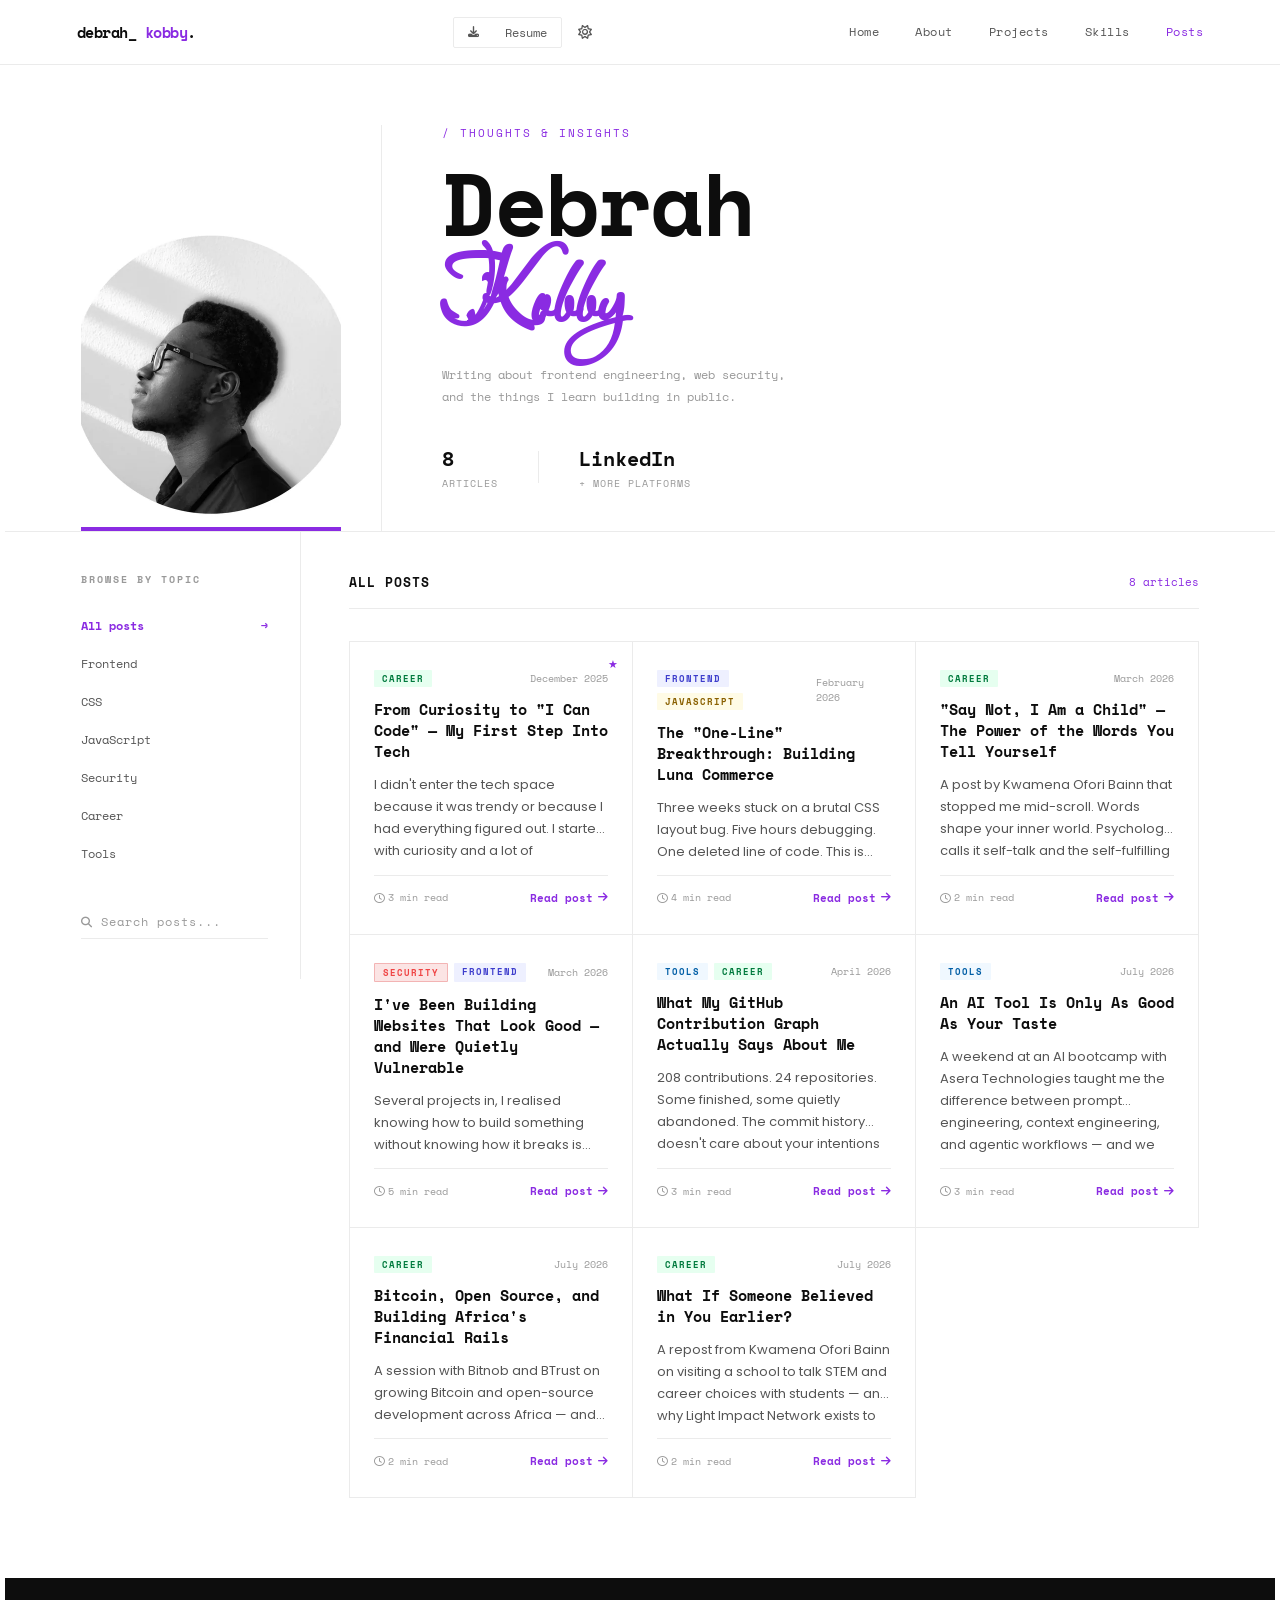
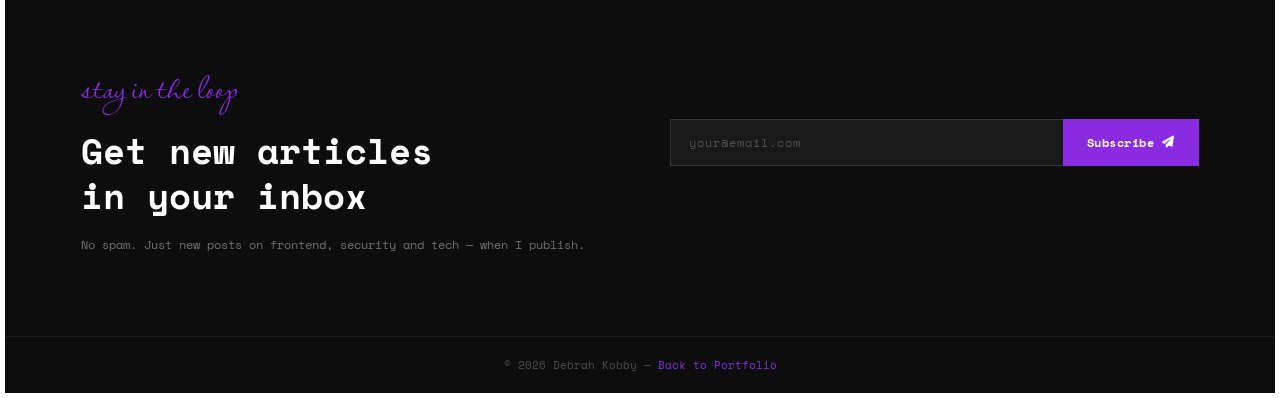
<file: blog.html>
<!doctype html>
<html lang="en">
  <head>
    <!-- Google tag (gtag.js) -->
    <script
      async
      src="https://www.googletagmanager.com/gtag/js?id=G-FWQL2050FR"
    ></script>
    <script>
      window.dataLayer = window.dataLayer || [];
      function gtag() {
        dataLayer.push(arguments);
      }
      gtag("js", new Date());

      gtag("config", "G-FWQL2050FR");
    </script>
    <meta charset="UTF-8" />
    <meta name="viewport" content="width=device-width, initial-scale=1.0" />
    <title>Blog | Prince Debrah Bessah Sam (Debrah Kobby)</title>
    <!-- Primary Meta -->
    <meta
      name="description"
      content="Blog by Prince Debrah Bessah Sam (Debrah Kobby) — notes on web development, projects, and building on the web from Ghana."
    />
    <meta name="author" content="Prince Debrah Bessah Sam" />
    <meta
      name="keywords"
      content="Prince Debrah Bessah Sam, Debrah Kobby, Web Developer, Digital Creator, Blog, Web Development"
    />
    <link rel="canonical" href="https://debrahkobby.com/blog" />

    <!-- Open Graph -->
    <meta property="og:title" content="Prince Debrah Bessah Sam | Blog" />
    <meta
      property="og:description"
      content="Thoughts on frontend development, projects, and the web."
    />
    <meta property="og:type" content="website" />
    <meta property="og:url" content="https://debrahkobby.com/blog" />
    <meta
      property="og:image"
      content="https://debrahkobby.com/assets/IMG_4646.webp"
    />

    <!-- Twitter Card -->
    <meta name="twitter:card" content="summary_large_image" />
    <meta name="twitter:title" content="Prince Debrah Bessah Sam | Blog" />
    <meta
      name="twitter:description"
      content="Thoughts on frontend development, projects, and the web."
    />
    <meta
      name="twitter:image"
      content="https://debrahkobby.com/assets/IMG_4646.webp"
    />
    <link rel="icon" href="assets/IMG_4646.webp" />

    <script type="application/ld+json">
      {
        "@context": "https://schema.org",
        "@type": "BreadcrumbList",
        "itemListElement": [
          {
            "@type": "ListItem",
            "position": 1,
            "name": "Home",
            "item": "https://debrahkobby.com/"
          },
          {
            "@type": "ListItem",
            "position": 2,
            "name": "Blog",
            "item": "https://debrahkobby.com/blog"
          }
        ]
      }
    </script>

    <link rel="stylesheet" href="css/style.css" />
    <link rel="preconnect" href="https://fonts.googleapis.com" />
    <link rel="preconnect" href="https://fonts.gstatic.com" crossorigin />
    <link
      href="https://fonts.googleapis.com/css2?family=Exo:wght@400;600;700&family=Poppins:wght@300;400;500;600&family=Lavishly+Yours&family=Space+Mono:ital,wght@0,400;0,700;1,400&display=swap"
      rel="stylesheet"
    />
    <link
      rel="stylesheet"
      href="https://cdnjs.cloudflare.com/ajax/libs/font-awesome/6.5.0/css/all.min.css"
      media="print"
      onload="this.media = 'all'"
    />
  </head>
  <body>
    <header>
      <nav class="main-nav" id="mainnavnav">
        <div class="div-of-all-nav-elements">
          <div class="debrah_kobby-on-nav">
            <p>debrah_ <span class="only_kobby_selected_span">kobby</span>.</p>
          </div>

          <div class="resume_downloader_on_nav">
            <div class="downloadresumeonheader">
              <i class="fa-solid fa-download"></i>&nbsp;&nbsp;
              <a
                href="assets/Prince Debrah Bessah Sam --Resume (3.0).pdf"
                download
                class="downloadresume"
                >Resume</a
              >
            </div>
            <div class="toggle_light-and-dark-mode">
              <i class="fa-regular fa-sun"></i>
            </div>
          </div>

          <div class="div-of-middle-nav-elements">
            <ul class="middle-nav-elements">
              <li>
                <a href="index.html" class="home_on_nav">Home</a>
              </li>
              <li>
                <a href="index.html#about_me" class="aboutme_on_nav">About</a>
              </li>
              <li>
                <a href="#prrojectsection" class="projects_on_nav">Projects</a>
              </li>
              <li>
                <a href="#skills" class="skills_on_mid_nav skills_on_nav"
                  >Skills</a
                >
              </li>
              <li>
                <a href="/blog" id="home_link_on_nav" class="posts_on_nav"
                  >Posts</a
                >
              </li>
            </ul>
          </div>
        </div>
      </nav>
    </header>

    <div class="blog_view" id="blog_view">
      <section class="blog_hero_section" id="blog_hero">
        <div class="blog_hero_inner">
          <div class="blog_hero_image_col">
            <div class="blog_hero_img_wrapper">
              <img
                src="assets/IMG_4646.webp"
                alt="Debrah Kobby"
                class="blog_hero_portrait"
                onerror="
                  this.style.background = 'blueviolet';
                  this.removeAttribute('src');
                "
              />
              <div class="blog_hero_img_accent"></div>
            </div>
          </div>
          <div class="blog_hero_text_col">
            <span class="blog_hero_tag">/ thoughts & insights</span>
            <h1 class="blog_hero_name">
              Debrah<br /><span class="blog_name_accent">Kobby</span>
            </h1>
            <p class="blog_hero_subtitle">
              Writing about frontend engineering, web security,<br />and the
              things I learn building in public.
            </p>
            <div class="blog_hero_stats">
              <div class="blog_stat_item">
                <span class="blog_stat_number" id="total_posts_count">0</span>
                <span class="blog_stat_label">Articles</span>
              </div>
              <div class="blog_stat_divider"></div>
              <div class="blog_stat_item">
                <span class="blog_stat_number">LinkedIn</span>
                <span class="blog_stat_label">+ more platforms</span>
              </div>
            </div>
          </div>
        </div>
      </section>

      <section class="blog_main_section" id="blog_main">
        <div class="blog_main_inner">
          <aside class="blog_sidebar" id="blog_sidebar">
            <div class="sidebar_sticky">
              <p class="sidebar_section_label">Browse by topic</p>
              <ul class="blog_filter_list" id="blog_filter_list">
                <li class="blog_filter_item active_filter" data-filter="all">
                  All posts
                </li>
                <li class="blog_filter_item" data-filter="frontend">
                  Frontend
                </li>
                <li class="blog_filter_item" data-filter="css">CSS</li>
                <li class="blog_filter_item" data-filter="javascript">
                  JavaScript
                </li>
                <li class="blog_filter_item" data-filter="security">
                  Security
                </li>
                <li class="blog_filter_item" data-filter="career">Career</li>
                <li class="blog_filter_item" data-filter="tools">Tools</li>
              </ul>
              <div class="sidebar_search_wrapper">
                <i class="fa-solid fa-magnifying-glass sidebar_search_icon"></i>
                <input
                  type="text"
                  class="sidebar_search_input"
                  id="blog_search_input"
                  placeholder="Search posts..."
                />
              </div>
            </div>
          </aside>

          <div class="blog_posts_area" id="blog_posts_area">
            <div class="blog_posts_header">
              <span class="posts_showing_label" id="posts_showing_label"
                >All posts</span
              >
              <span class="posts_count_badge" id="posts_count_badge"
                >0 articles</span
              >
            </div>

            <div class="blog_posts_grid" id="blog_posts_grid">
              <!-- POST 1 -->
              <article
                class="blog_post_card post_card_featured"
                data-category="career"
                data-postid="1"
              >
                <div class="post_card_top">
                  <div class="post_card_tags">
                    <span class="post_tag tag_career">Career</span>
                  </div>
                  <span class="post_card_date">December 2025</span>
                </div>
                <h2 class="post_card_title">
                  From Curiosity to "I Can Code" — My First Step Into Tech
                </h2>
                <p class="post_card_excerpt">
                  I didn't enter the tech space because it was trendy or because
                  I had everything figured out. I started with curiosity and a
                  lot of uncertainty — and a classic "Hello World" that changed
                  everything.
                </p>
                <div class="post_card_footer">
                  <span class="post_read_time"
                    ><i class="fa-regular fa-clock"></i> 3 min read</span
                  >
                  <button class="post_read_link" onclick="openPost(1)">
                    Read post <i class="fa-solid fa-arrow-right"></i>
                  </button>
                </div>
              </article>

              <!-- POST 2 -->
              <article
                class="blog_post_card"
                data-category="frontend"
                data-postid="2"
              >
                <div class="post_card_top">
                  <div class="post_card_tags">
                    <span class="post_tag tag_frontend">Frontend</span>
                    <span class="post_tag tag_javascript">JavaScript</span>
                  </div>
                  <span class="post_card_date">February 2026</span>
                </div>
                <h2 class="post_card_title">
                  The "One-Line" Breakthrough: Building Luna Commerce
                </h2>
                <p class="post_card_excerpt">
                  Three weeks stuck on a brutal CSS layout bug. Five hours
                  debugging. One deleted line of code. This is what building a
                  full e-commerce platform from scratch with Vanilla JS actually
                  teaches you.
                </p>
                <div class="post_card_footer">
                  <span class="post_read_time"
                    ><i class="fa-regular fa-clock"></i> 4 min read</span
                  >
                  <button class="post_read_link" onclick="openPost(2)">
                    Read post <i class="fa-solid fa-arrow-right"></i>
                  </button>
                </div>
              </article>

              <!-- POST 3 -->
              <article
                class="blog_post_card"
                data-category="career"
                data-postid="3"
              >
                <div class="post_card_top">
                  <div class="post_card_tags">
                    <span class="post_tag tag_career">Career</span>
                  </div>
                  <span class="post_card_date">March 2026</span>
                </div>
                <h2 class="post_card_title">
                  "Say Not, I Am a Child" — The Power of the Words You Tell
                  Yourself
                </h2>
                <p class="post_card_excerpt">
                  A post by Kwamena Ofori Bainn that stopped me mid-scroll.
                  Words shape your inner world. Psychology calls it self-talk
                  and the self-fulfilling prophecy. This is why it matters.
                </p>
                <div class="post_card_footer">
                  <span class="post_read_time"
                    ><i class="fa-regular fa-clock"></i> 2 min read</span
                  >
                  <button class="post_read_link" onclick="openPost(3)">
                    Read post <i class="fa-solid fa-arrow-right"></i>
                  </button>
                </div>
              </article>

              <!-- POST 4 -->
              <article
                class="blog_post_card"
                data-category="security"
                data-postid="4"
              >
                <div class="post_card_top">
                  <div class="post_card_tags">
                    <span class="post_tag tag_security">Security</span>
                    <span class="post_tag tag_frontend">Frontend</span>
                  </div>
                  <span class="post_card_date">March 2026</span>
                </div>
                <h2 class="post_card_title">
                  I've Been Building Websites That Look Good — and Were Quietly
                  Vulnerable
                </h2>
                <p class="post_card_excerpt">
                  Several projects in, I realised knowing how to build something
                  without knowing how it breaks is only half the skill. So I
                  started studying the OWASP Top 10 — and now I'm breaking my
                  own projects on purpose.
                </p>
                <div class="post_card_footer">
                  <span class="post_read_time"
                    ><i class="fa-regular fa-clock"></i> 5 min read</span
                  >
                  <button class="post_read_link" onclick="openPost(4)">
                    Read post <i class="fa-solid fa-arrow-right"></i>
                  </button>
                </div>
              </article>

              <!-- POST 5 -->
              <article
                class="blog_post_card"
                data-category="tools"
                data-postid="5"
              >
                <div class="post_card_top">
                  <div class="post_card_tags">
                    <span class="post_tag tag_tools">Tools</span>
                    <span class="post_tag tag_career">Career</span>
                  </div>
                  <span class="post_card_date">April 2026</span>
                </div>
                <h2 class="post_card_title">
                  What My GitHub Contribution Graph Actually Says About Me
                </h2>
                <p class="post_card_excerpt">
                  208 contributions. 24 repositories. Some finished, some
                  quietly abandoned. The commit history doesn't care about your
                  intentions — only what you shipped. A brutally honest look at
                  building in public.
                </p>
                <div class="post_card_footer">
                  <span class="post_read_time"
                    ><i class="fa-regular fa-clock"></i> 3 min read</span
                  >
                  <button class="post_read_link" onclick="openPost(5)">
                    Read post <i class="fa-solid fa-arrow-right"></i>
                  </button>
                </div>
              </article>

              <!-- POST 6 -->
              <article
                class="blog_post_card"
                data-category="tools"
                data-postid="6"
              >
                <div class="post_card_top">
                  <div class="post_card_tags">
                    <span class="post_tag tag_tools">Tools</span>
                  </div>
                  <span class="post_card_date">July 2026</span>
                </div>
                <h2 class="post_card_title">
                  An AI Tool Is Only As Good As Your Taste
                </h2>
                <p class="post_card_excerpt">
                  A weekend at an AI bootcamp with Asera Technologies taught me
                  the difference between prompt engineering, context
                  engineering, and agentic workflows — and we built GradePath GH
                  to prove it.
                </p>
                <div class="post_card_footer">
                  <span class="post_read_time"
                    ><i class="fa-regular fa-clock"></i> 3 min read</span
                  >
                  <button class="post_read_link" onclick="openPost(6)">
                    Read post <i class="fa-solid fa-arrow-right"></i>
                  </button>
                </div>
              </article>

              <!-- POST 7 -->
              <article
                class="blog_post_card"
                data-category="career"
                data-postid="7"
              >
                <div class="post_card_top">
                  <div class="post_card_tags">
                    <span class="post_tag tag_career">Career</span>
                  </div>
                  <span class="post_card_date">July 2026</span>
                </div>
                <h2 class="post_card_title">
                  Bitcoin, Open Source, and Building Africa's Financial Rails
                </h2>
                <p class="post_card_excerpt">
                  A session with Bitnob and BTrust on growing Bitcoin and
                  open-source development across Africa — and why watching tech
                  move from theory into real infrastructure never gets old.
                </p>
                <div class="post_card_footer">
                  <span class="post_read_time"
                    ><i class="fa-regular fa-clock"></i> 2 min read</span
                  >
                  <button class="post_read_link" onclick="openPost(7)">
                    Read post <i class="fa-solid fa-arrow-right"></i>
                  </button>
                </div>
              </article>

              <!-- POST 8 -->
              <article
                class="blog_post_card"
                data-category="career"
                data-postid="8"
              >
                <div class="post_card_top">
                  <div class="post_card_tags">
                    <span class="post_tag tag_career">Career</span>
                  </div>
                  <span class="post_card_date">July 2026</span>
                </div>
                <h2 class="post_card_title">
                  What If Someone Believed in You Earlier?
                </h2>
                <p class="post_card_excerpt">
                  A repost from Kwamena Ofori Bainn on visiting a school to talk
                  STEM and career choices with students — and why Light Impact
                  Network exists to be the support system we wish we'd had.
                </p>
                <div class="post_card_footer">
                  <span class="post_read_time"
                    ><i class="fa-regular fa-clock"></i> 2 min read</span
                  >
                  <button class="post_read_link" onclick="openPost(8)">
                    Read post <i class="fa-solid fa-arrow-right"></i>
                  </button>
                </div>
              </article>
            </div>

            <div
              class="blog_empty_state"
              id="blog_empty_state"
              style="display: none"
            >
              <i class="fa-regular fa-folder-open"></i>
              <p>No posts found in this category yet.</p>
            </div>
          </div>
        </div>
      </section>

      <section class="blog_newsletter_section" id="blog_newsletter">
        <div class="blog_newsletter_inner">
          <div class="blog_newsletter_text">
            <span class="lavishly_font blog_newsletter_accent"
              >stay in the loop</span
            >
            <h2 class="blog_newsletter_heading">
              Get new articles<br />in your inbox
            </h2>
            <p class="blog_newsletter_sub">
              No spam. Just new posts on frontend, security and tech — when I
              publish.
            </p>
          </div>
          <div class="blog_newsletter_form_col">
            <form
              class="newsletter_form blog_newsletter_form_wrapper"
              action=""
            >
              <input
                type="email"
                name="user_email"
                id="blog_email_input"
                class="blog_newsletter_email_input newsletter_email"
                placeholder="your@email.com"
                required
              />
              <button
                class="shared_subscribe_button"
                id="blog_newsletter_btn"
                type="submit"
              >
                Subscribe <i class="fa-solid fa-paper-plane"></i>
              </button>
            </form>
            <p class="blog_newsletter_msg" id="blog_newsletter_msg"></p>
          </div>
        </div>
      </section>

      <footer class="blog_footer">
        <p class="blog_footer_text">
          © 2026 Debrah Kobby — <a href="index.html">Back to Portfolio</a>
        </p>
      </footer>
    </div>

    <!-- ── POST VIEW ── -->
    <div class="post_view" id="post_view">
      <div class="post_top_bar">
        <div class="post_top_bar_inner">
          <button class="post_back_btn" onclick="closePost()">
            <i class="fa-solid fa-arrow-left"></i> All posts
          </button>
          <span class="post_top_tag" id="post_view_tag"></span>
          <span class="post_reading_time" id="post_view_read_time"></span>
        </div>
      </div>

      <div class="post_layout">
        <div class="post_content_col">
          <div class="post_date_line" id="post_view_date"></div>
          <h1 class="post_main_title" id="post_view_title"></h1>
          <div class="post_divider"></div>
          <div class="post_body" id="post_view_body"></div>
        </div>

        <div class="post_sidebar_col">
          <div class="post_sidebar_author">
            <img
              src="assets/IMG_4646.webp"
              alt="Debrah Kobby"
              class="post_author_img"
              onerror="
                this.style.background = 'blueviolet';
                this.removeAttribute('src');
              "
            />
            <div class="post_author_name" id="post_view_author_name">
              Debrah Kobby
            </div>
            <div class="post_author_role" id="post_view_author_role">
              Frontend Engineer
            </div>
          </div>

          <div>
            <p class="post_sidebar_section_label">More posts</p>
            <div class="post_nav_links" id="post_sidebar_links"></div>
          </div>
        </div>
      </div>

      <div style="border-top: 1px solid var(--border); padding: 0 6%">
        <div class="post_footer_nav">
          <button
            class="post_footer_nav_btn"
            id="prev_post_btn"
            onclick="navPost(-1)"
          >
            <i class="fa-solid fa-arrow-left"></i> Previous Article
          </button>
          <div class="post_share_bar">
            <span class="post_share_label">Share</span>
            <a id="share_twitter" href="#" target="_blank" rel="noopener">
              <i class="fa-brands fa-x-twitter post_share_icon"></i>
            </a>
            <a id="share_linkedin" href="#" target="_blank" rel="noopener">
              <i class="fa-brands fa-linkedin post_share_icon"></i>
            </a>
            <a
              id="view_on_linkedin"
              href="#"
              target="_blank"
              rel="noopener"
              class="post_view_on_linkedin_btn"
            >
              View on LinkedIn <i class="fa-brands fa-linkedin"></i>
            </a>
          </div>
          <button
            class="post_footer_nav_btn"
            id="next_post_btn"
            onclick="navPost(1)"
          >
            Next Article <i class="fa-solid fa-arrow-right"></i>
          </button>
        </div>
      </div>
    </div>

    <script src="js/blog.js" defer></script>
  </body>
</html>
</file>
<file: css/style.css>
@import url("blog.css");
@import url("blogadditions.css");

/* RESET */
:root {
  color-scheme: light;
  forced-color-adjust: none;
}

/* Optional: prevent dark mode overrides in Safari iOS */
@media (prefers-color-scheme: dark) {
  :root {
    color-scheme: light;
  }
}
* {
  margin: 0;
  padding: 0;
  box-sizing: border-box;
}

img {
  display: block;
  max-width: 100%;
  height: auto;
}

input,
a,
button,
textarea {
  font: inherit;
}

input {
  letter-spacing: 1px;
  padding: 0.2rem;
}

/* GENERAL STYLES */
html {
  background-color: white;
  padding: 0.3rem;
  scroll-behavior: smooth;
  touch-action: pan-y;
  width: 100%;
}
.fixed {
  position: fixed;
  top: 50px;
  right: 0;
  width: 100%;
}
.sticky {
  position: sticky;
  top: 50px;
}
.hideDisplay {
  opacity: 0 !important;
  display: flex !important;
  pointer-events: none;
}

.showDisplay {
  opacity: 1 !important;
  pointer-events: all;
  display: flex !important;
}

/* ── NAV (blog-style redesign) ── */
.main-nav {
  position: fixed;
  top: 0;
  left: 0;
  right: 0;
  z-index: 1000;
  background: rgba(255, 255, 255, 0.97);
  border-bottom: 1px solid rgba(0, 0, 0, 0.08);
  backdrop-filter: blur(8px);
  padding: 0 6%;
}

.div-of-all-nav-elements {
  display: flex;
  align-items: center;
  justify-content: space-between;
  height: 64px;
  max-width: 1200px;
  margin: 0 auto;
  width: 100%;
}

.debrah_kobby-on-nav {
  margin-left: 0;
  margin-top: 0;
  font-size: 15px;
  font-style: normal;
  font-weight: 700;
}

.debrah_kobby-on-nav p {
  font-family: "Space Mono", monospace;
  font-size: 15px;
  font-weight: 700;
  letter-spacing: -0.5px;
  color: #0d0d0d;
}

.only_kobby_selected_span {
  color: blueviolet;
}

.div-of-middle-nav-elements {
  background: none;
  border: none;
  box-shadow: none;
  width: auto;
  margin: 0;
  padding: 0;
  border-radius: 0;
}

.middle-nav-elements {
  display: flex;
  align-items: center;
  gap: 36px;
  list-style: none;
  font-size: 12px;
  justify-content: center;
  font-weight: 400;
}

.middle-nav-elements a {
  font-family: "Space Mono", monospace;
  font-size: 12px;
  font-weight: 400;
  color: #555;
  letter-spacing: 0.5px;
  text-decoration: none;
  transition: color 0.25s ease;
}

.middle-nav-elements a:hover {
  color: blueviolet;
  transform: none;
}

#home_link_on_nav {
  color: blueviolet;
  text-decoration: none;
}

.resume_downloader_on_nav {
  display: flex;
  align-items: center;
  gap: 16px;
  margin: 0;
  justify-content: flex-end;
}

.downloadresumeonheader {
  display: flex;
  align-items: center;
  gap: 6px;
  font-family: "Space Mono", monospace;
  font-size: 12px;
  color: #555;
  border: 1px solid rgba(0, 0, 0, 0.08);
  padding: 6px 14px;
  border-radius: 2px;
  cursor: pointer;
  background: none;
  box-shadow: none;
  transition:
    border-color 0.25s ease,
    color 0.25s ease;
}

.downloadresumeonheader:hover {
  border-color: blueviolet;
  color: blueviolet;
  background: none;
  box-shadow: none;
}

.downloadresumeonheader a {
  color: inherit;
  text-decoration: none;
}

.downloadresumeonheader i {
  color: inherit;
  font-size: 11px;
}

.toggle_light-and-dark-mode {
  display: flex;
  align-items: center;
  cursor: pointer;
  color: #555;
  font-size: 14px;
  transition: color 0.25s ease;
}

.toggle_light-and-dark-mode:hover {
  color: blueviolet;
}

.elipseonsmallscreens {
  display: none;
}
/* FIRST PAGE */
#firstpage {
  margin-top: 0;
  /* padding-top: 64px; */
  height: 100vh;
  position: relative;
}

.getintouchmodalonfirstpage {
  display: none;
  position: fixed;
  top: 0;
  left: 0;
  width: 100vw;
  height: 100vh;
  background-color: rgba(0, 0, 0, 0.5);
  backdrop-filter: blur(4px);
  justify-content: center;
  align-items: center;
  z-index: 1000;
  font-family: "Space Mono", monospace, sans-serif;
}

.getintouchmodalonfirstpage .modal-content {
  padding: 2rem 2.2rem 1.8rem;
  background-color: #ffffff;
  border-radius: 24px;
  box-shadow: 0 4px 12px rgba(0, 0, 0, 0.08);
  display: flex;
  flex-direction: column;
  gap: 0.75rem;
  width: 340px;
}

.git-modal-header {
  text-align: center;
  margin-bottom: 0.5rem;
}

.git-modal-icon {
  width: 48px;
  height: 48px;
  background: #f3f0ff;
  border-radius: 50%;
  display: flex;
  align-items: center;
  justify-content: center;
  margin: 0 auto 0.75rem;
  font-size: 1.2rem;
  color: blueviolet;
}

.git-modal-title {
  font-size: 1.15rem;
  font-weight: 700;
  color: #111;
  margin: 0 0 0.25rem;
}

.git-modal-sub {
  font-size: 0.8rem;
  color: #888;
  margin: 0;
}

.git-row {
  display: flex;
  align-items: center;
  gap: 1rem;
  padding: 0.85rem 1rem;
  border-radius: 14px;
  text-decoration: none;
  transition:
    transform 0.15s ease,
    opacity 0.15s ease;
}

.git-row:hover {
  transform: translateX(4px);
  opacity: 0.9;
}

.git-wa {
  background: #f0fdf4;
  border: 1px solid #bbf7d0;
}
.git-em {
  background: #f5f3ff;
  border: 1px solid #ddd6fe;
}
.git-ph {
  background: #eff6ff;
  border: 1px solid #bfdbfe;
}

.git-icon-box {
  width: 40px;
  height: 40px;
  border-radius: 10px;
  display: flex;
  align-items: center;
  justify-content: center;
  flex-shrink: 0;
  font-size: 1.1rem;
  color: white;
}

.git-wa-box {
  background: #22c55e;
}
.git-em-box {
  background: #7c3aed;
}
.git-ph-box {
  background: #2563eb;
}

.git-text {
  display: flex;
  flex-direction: column;
  gap: 2px;
  flex: 1;
}

.git-label {
  font-size: 0.88rem;
  font-weight: 600;
}
.git-wa .git-label {
  color: #15803d;
}
.git-em .git-label {
  color: #5b21b6;
}
.git-ph .git-label {
  color: #1d4ed8;
}

.git-value {
  font-size: 0.75rem;
}
.git-wa .git-value {
  color: #166534;
}
.git-em .git-value {
  color: #6d28d9;
}
.git-ph .git-value {
  color: #1e40af;
}

.git-arrow {
  margin-left: auto;
  flex-shrink: 0;
  font-size: 0.8rem;
}
.git-wa .git-arrow {
  color: #22c55e;
}
.git-em .git-arrow {
  color: #7c3aed;
}
.git-ph .git-arrow {
  color: #2563eb;
}

.git-footer-note {
  text-align: center;
  font-size: 0.72rem;
  color: #bbb;
  margin: 0.5rem 0 0;
}

.toastforresumedownloaded {
  gap: 1.3rem;
  width: 260px;
  padding: 0.5rem;
  background-color: rgba(129, 129, 129, 0.678);
  border-radius: 15px;
  border: 1px solid blueviolet;
  align-items: center;
  position: fixed;
  top: 12%;
  right: 1%;
  font-family: "Space Mono", monospace;
  display: none;
  color: white;
  font-size: 0.9rem;
}

#correctonresumetoast {
  width: 25px;
  height: 25px;
  background-color: #1e40af;
  border-radius: 50%;
  display: flex;
  align-items: center;
  justify-content: center;
}

.firstpage_div_of_items {
  display: grid;
  grid-template-columns: 2fr 1fr 0.06fr;
  grid-template-areas: "writing pic social";
  align-items: center;
  padding: 0.4rem;
  margin-top: 5%;
  margin-left: 1.4rem;
  margin-right: 1.8rem;
}

.writing_area_on_first_page {
  grid-area: writing;
  white-space: wrap;
}

.picture_on_firstpage {
  grid-area: pic;
  display: flex;
  justify-content: center;
  align-items: center;
  border: 1px solid black;
  border-radius: 50%;
  width: 380px;
  height: 380px;
}

.social_on_first_page {
  grid-area: social;
  display: flex;
  flex-direction: column;
  gap: 2rem;
  opacity: 1;
  transition: opacity 0.3s ease-in-out;
}

.social_on_first_page_last {
  display: flex;
  flex-direction: column;
  gap: 2rem;
}

.social_on_first_page i,
.social_on_first_page_last i {
  color: #aaa;
  font-size: 1.3rem;
  transition: color 0.25s ease;
}

.social_on_first_page i:hover {
  color: blueviolet;
  transform: none;
}

.social_on_first_page_last i {
  color: white;
}

.social_on_first_page_last i:hover {
  color: rgb(199, 199, 199);
  transform: scale(1.1);
}

.modsforsocilaicons {
  position: fixed;
  top: 11%;
  right: 1%;
  opacity: 0;
  pointer-events: none;
  transition: opacity 0.3s ease-in-out;
  background-color: blueviolet;
  padding: 0.5rem;
  border-radius: 17px;
}

.hey_im {
  font-family: "Space Mono", monospace;
  font-size: 1rem;
  font-weight: 400;
  letter-spacing: 2px;
  text-transform: uppercase;
  color: blueviolet;
  margin-bottom: 12px;
}

.actualnameonfirstpage {
  display: block;
  font-family: "Space Mono", monospace;
  font-size: clamp(40px, 5.5vw, 72px);
  font-weight: 700;
  color: #0d0d0d;
  line-height: 0.95;
  letter-spacing: -2px;
  margin-bottom: 0;
  background: none;
  -webkit-background-clip: unset;
  -webkit-text-fill-color: unset;
}
.hero_name_heading {
  margin: 0;
  font-weight: inherit;
  font-size: inherit;
}
.secondactualnameonfirstpage {
  display: block;
  font-family: "Lavishly Yours", cursive;
  font-size: clamp(52px, 7vw, 96px);
  color: blueviolet;
  line-height: 1;
  margin-top: -4px;
  background: none;
  -webkit-background-clip: unset;
  -webkit-text-fill-color: blueviolet;
  font-weight: 400;
}

.textwritingstackonfirstpage {
  font-family: "Space Mono", monospace;
  font-size: 12px;
  letter-spacing: 1.5px;
  text-transform: uppercase;
  color: #999;
  background: none;
  -webkit-background-clip: unset;
  -webkit-text-fill-color: unset;
  margin: 20px 0 12px;
  display: flex;
  align-items: center;
  white-space: nowrap;
  height: 2rem;
}

.amtext {
  position: relative;
}

.fixedtext {
  color: #555;
  font-family: "Space Mono", monospace;
}

.variabletext::before {
  content: "";
  position: absolute;
  top: 0;
  left: 0;
  width: 100%;
  height: 100%;
  background-color: white;
  border-left: 2px solid blueviolet;
  transform: translateX(0%);
  animation: typewriter 6s steps(15) infinite;
}

@keyframes typewriter {
  40%,
  60% {
    transform: translateX(100%);
  }
  100% {
    transform: translateX(0%);
  }
}

.variabletext {
  display: inline-block;
  min-width: 16ch;
  overflow: hidden;
  color: blueviolet;
  font-family: "Space Mono", monospace;
}

.long_intro_text_on_first_page {
  font-family: "Poppins", sans-serif;
  font-size: 13px;
  line-height: 1.8;
  color: #555;
  display: flex;
  max-width: 420px;
  margin-bottom: 32px;
}
.buttons_div_on_first_page {
  margin-top: 0;
  display: flex;
  gap: 12px;
}

.get_in_touch_button_on_first_page {
  padding: 12px 24px;
  border-radius: 2px;
  background: blueviolet;
  color: white;
  font-family: "Space Mono", monospace;
  font-size: 13px;
  font-weight: 700;
  letter-spacing: 0.5px;
  border: none;
  cursor: pointer;
  display: flex;
  align-items: center;
  gap: 8px;
  transition: background 0.25s ease;
  width: auto;
}

.get_in_touch_button_on_first_page:hover {
  background: #6a0dad;
}

.browse_projects_button_on_first_page {
  padding: 12px 24px;
  border-radius: 2px;
  background: none;
  color: #555;
  font-family: "Space Mono", monospace;
  font-size: 13px;
  font-weight: 700;
  letter-spacing: 0.5px;
  border: 1px solid rgba(0, 0, 0, 0.12);
  cursor: pointer;
  display: flex;
  align-items: center;
  gap: 8px;
  transition:
    border-color 0.25s ease,
    color 0.25s ease;
  width: auto;
}

.browse_projects_button_on_first_page:hover {
  border-color: blueviolet;
  color: blueviolet;
  background: none;
}

/* ABOUT PAGE */
#about_me {
  padding: 0.4rem;
  margin-left: 1.4rem;
}

.aboutmepageheading {
  font-family: "Space Mono", monospace;
  font-weight: 700;
  font-size: clamp(28px, 4vw, 48px);
  color: #0d0d0d;
  display: flex;
  justify-content: center;
  letter-spacing: -1px;
}

.first_text_under_about {
  display: flex;
  justify-content: center;
  font-family: "Poppins", sans-serif;
  font-size: 13px;
  line-height: 1.8;
  color: #999;
  width: 80%;
  margin: 16px auto 0;
  text-align: center;
}

.left-and-right-div-in-in-about {
  display: grid;
  grid-template-columns: 1fr 1.7fr;
  grid-template-areas: "art abt";
  margin-top: 3rem;
}

.left-image-in-about {
  grid-area: "art";
  margin-top: -2rem;
  margin-left: 2rem;
}

.right-text-under-about {
  grid-area: "abt";
  margin-top: 1.5rem;
}

.rightside_onabout_heading {
  font-family: "Space Mono", monospace;
  font-weight: 700;
  font-size: 1.3rem;
  color: #0d0d0d;
  letter-spacing: -0.5px;
  margin-bottom: 12px;
}
.rightside_onabout_heading::before {
  content: "/ ";
  color: blueviolet;
  font-family: "Space Mono", monospace;
}

.actualrighttxt {
  font-family: "Poppins", sans-serif;
  font-size: 13px;
  line-height: 1.8;
  color: #555;
  width: 80%;
}
.actualrighttxt p {
  margin-bottom: 16px;
}
.dottedstuff {
  display: flex;
  gap: 2rem;
  margin-top: 1.3rem;
  margin-left: 0;
  font-family: "Space Mono", monospace;
  font-size: 12px;
}
.dottedstuff ul {
  list-style: none;
  padding: 0;
  display: flex;
  flex-direction: column;
  gap: 8px;
}

.dottedstuff ul li {
  color: #555;
  display: flex;
  align-items: center;
  gap: 8px;
}

.dottedstuff ul li::before {
  content: "→";
  color: blueviolet;
  font-size: 11px;
}
/* SKILLS PAGE */
.skillstab {
  display: flex;
  gap: 0.3rem;
  background-color: #f0ebff;
  border-radius: 50px;
  width: fit-content;
  max-width: 90%;
  padding: 0.35rem;
  font-family: "Poppins", sans-serif;
  margin: 0 auto;
  font-size: 0.85rem;
  justify-content: center;
  border: 1px solid rgba(138, 43, 226, 0.15);
  box-shadow: 0 2px 12px rgba(138, 43, 226, 0.08);
  flex-wrap: wrap;
}

.individualtab {
  cursor: pointer;
  padding: 0.45rem 1.1rem;
  border-radius: 50px;
  color: #666;
  font-weight: 500;
  display: flex;
  align-items: center;
  gap: 0.4rem;
  transition: all 0.25s ease;
  white-space: nowrap;
}
.individualtab:hover {
  color: blueviolet;
  background-color: rgba(138, 43, 226, 0.07);
}
.individualtabcontent {
  display: flex;
  background-color: white;
  border: 2px solid blueviolet;
  width: 95%;
  margin: 0 auto;
  margin-top: 2rem;
  border-radius: 7px;
  padding: 2rem;
  padding-top: 1rem;
  display: none;
  transition: all 0.3s ease-in-out;
}
.active_tab_content {
  display: flex;
  transition: all 0.3s ease-in-out;
}

.content-for-skills-tabs {
  background: linear-gradient(135deg, #f5f0ff 0%, #faf8ff 100%);
  border-radius: 20px;
  padding: 1.5rem;
  margin-top: 1rem;
  border: 1px solid rgba(138, 43, 226, 0.12);
}

.individualtabcontent {
  display: none;
  gap: 2rem;
  transition: all 0.3s ease-in-out;
}

.active_tab_content {
  display: flex;
}

.left_content_on_webdevcontent {
  width: 40%;
  transition: all 0.3s ease-in-out;
  border-right: 1px solid rgba(138, 43, 226, 0.12);
  padding-right: 2rem;
}

/* .chevronbeofrewebdevtext {
  width: 38px;
  height: 38px;
  display: flex;
  justify-content: center;
  align-items: center;
  background: #f0ebff;
  border: 1px solid rgba(138, 43, 226, 0.2);
  border-radius: 10px;
  padding: 0.6rem;
  color: blueviolet;
  font-size: 0.8rem;
  box-shadow: none;
  backdrop-filter: none;
  margin-right: 0.6rem;
} */
.chevronbeofrewebdevtext {
  display: flex;
  align-items: center;
  gap: 0.3rem;
  color: blueviolet;
  font-size: 1rem;
  margin-right: 0.6rem;
}
.main-content-heading {
  display: flex;
  font-family: "Gill Sans", "Gill Sans MT", Calibri, "Trebuchet MS", sans-serif;
  align-items: center;
  margin-bottom: 0.5rem;
}

.main-content-heading p {
  font-size: 1.3rem;
  font-weight: bold;
  color: #111;
}

.secondary-content-heading {
  margin-top: 0.3rem;
  color: rgb(100, 100, 100);
  font-family: "Poppins", sans-serif;
  font-size: 0.82rem;
  line-height: 1.7;
  width: 90%;
}

.rightwebdevcontentstuff {
  display: flex;
  flex-wrap: wrap;
  gap: 0.7rem;
  align-content: flex-start;
}

.eachwebdevstack {
  display: flex;
  justify-content: center;
  align-items: center;
  font-size: 0.78rem;
  font-family: "Poppins", sans-serif;
  font-weight: 500;
  padding: 0.4rem 0.9rem;
  border-radius: 20px;
  background: #fff;
  color: #5b21b6;
  border: 1px solid rgba(138, 43, 226, 0.22);
  box-shadow: 0 2px 8px rgba(138, 43, 226, 0.07);
  backdrop-filter: none;
  height: auto;
  transition: all 0.2s ease;
}

.eachwebdevstack:hover {
  background: blueviolet;
  color: white;
  border-color: blueviolet;
  box-shadow: 0 4px 14px rgba(138, 43, 226, 0.3);
}
.active_skill_tab {
  background-color: blueviolet;
  color: white;
  font-weight: 600;
  box-shadow: 0 4px 14px rgba(138, 43, 226, 0.35);
}
.active_skill_tab:hover {
  color: white;
  background-color: blueviolet;
}
.content-for-skills-tabs {
  background-color: rgb(240, 240, 240);
  border-radius: 15px;
  padding: 1rem;
  margin-top: 2rem;
}

.overall_div_of_skills_page {
  display: flex;
  flex-direction: column;
  padding: 0.4rem;
  margin-left: 2rem;
  margin-bottom: 2rem;
}

/* ═══════════════════════════════════
   EXPERIENCE — NEW CARD LAYOUT
   ═══════════════════════════════════ */
.experience_article {
  padding: 0.4rem;
  margin-left: 1.4rem;
  margin-right: 1.4rem;
  margin-top: 4rem;
}

.experience_section_header {
  color: blueviolet;
  font-size: 2.5rem;
  font-family: "Gill Sans", "Gill Sans MT", Calibri, "Trebuchet MS", sans-serif;
  font-weight: bold;
  margin-bottom: 2rem;
}

.eachexpereinceboxwrapper {
  display: grid;
  grid-template-columns: repeat(3, 1fr);
  gap: 1.5rem;
  align-items: stretch;
}

.eachexpereincebox {
  position: relative;
  border: 1.5px solid rgba(138, 43, 226, 0.18);
  border-radius: 20px;
  padding: 2rem 1.5rem 1.8rem;
  display: flex;
  flex-direction: column;
  gap: 1rem;
  background: #fff;
  overflow: hidden;
  transition:
    transform 0.3s ease,
    box-shadow 0.3s ease;
  box-shadow: 0 4px 20px rgba(138, 43, 226, 0.06);
  min-height: 420px;
}

.eachexpereincebox:hover {
  transform: translateY(-6px);
  box-shadow: 0 16px 40px rgba(138, 43, 226, 0.14);
}

.imageforexperience {
  display: flex;
  align-items: center;
  justify-content: center;
  flex-shrink: 0;
}

.imageforexperience img {
  width: 48px;
  height: 48px;
  object-fit: contain;
  display: block;
}

.lefttextforexpereinces {
  display: flex;
  flex-direction: column;
  gap: 0.15rem;
}

.positionforexperience {
  font-size: 1.05rem;
  font-weight: 700;
  color: #111;
  font-family: "Gill Sans", "Gill Sans MT", Calibri, "Trebuchet MS", sans-serif;
}

.companyforexperience {
  font-size: 0.9rem;
  font-weight: 600;
  color: blueviolet;
}

.locationofexperience {
  font-size: 0.78rem;
  color: #888;
  display: flex;
  align-items: center;
  gap: 0.3rem;
  font-family: "Poppins", sans-serif;
}

.locationofexperience i {
  font-size: 0.7rem;
  color: blueviolet;
}

.datesfroexperiencediv {
  display: flex;
}

.dateforexperience {
  display: inline-flex;
  align-items: center;
  gap: 0.4rem;
  background: #f3edfa;
  color: blueviolet;
  font-size: 0.75rem;
  font-weight: 600;
  padding: 0.35rem 0.8rem;
  border-radius: 20px;
  border: 1px solid rgba(138, 43, 226, 0.15);
  font-family: "Poppins", sans-serif;
}

.dateforexperience i {
  font-size: 0.65rem;
}

.rulerforimageandtextforexperinece {
  border: none;
  border-top: 1px solid rgba(138, 43, 226, 0.1);
  margin: 0;
  width: 100%;
}

.rightactualexperinece {
  flex: 1;
}

.actualexperieence {
  font-size: 0.85rem;
  color: #555;
  line-height: 1.7;
  font-family: "Poppins", sans-serif;
}

.experiencetagsdiv {
  display: flex;
  flex-wrap: wrap;
  gap: 0.5rem;
  margin-top: auto;
}

.eachexperiencetag {
  font-size: 0.7rem;
  font-weight: 600;
  padding: 0.25rem 0.65rem;
  border-radius: 20px;
  background: white;
  border: 1px solid rgba(138, 43, 226, 0.25);
  color: blueviolet;
  letter-spacing: 0.02em;
  font-family: "Poppins", sans-serif;
}

#services {
  padding: 0.4rem;
  margin-top: 4rem;
  display: flex;
  flex-direction: column;
  align-items: center;
}

.servicesarticleheading {
  font-size: 3rem;
  margin: 0 auto;
  color: blueviolet;
  font-family: "Gill Sans", "Gill Sans MT", Calibri, "Trebuchet MS", sans-serif;
  font-weight: bold;
  text-align: center;
}

.secondheadingforservicesarticle {
  color: rgb(110, 110, 110);
  font-family: "Poppins", sans-serif;
  font-size: 0.9rem;
  text-align: center;
  margin-bottom: 0.5rem;
}

.overalldivforserviceboxes {
  display: grid;
  grid-template-columns: repeat(3, 1fr);
  gap: 1.3rem;
  margin-top: 1.5rem;
  width: 96%;
  max-width: 1100px;
}

/* base card */
.eachservicebox {
  position: relative;
  border: 1.5px dashed rgba(138, 43, 226, 0.3);
  border-radius: 18px;
  padding: 1.4rem 1.3rem 1.3rem;
  background: #fff;
  display: flex;
  flex-direction: column;
  gap: 0.7rem;
  overflow: hidden;
  transition:
    border 0.25s ease,
    box-shadow 0.25s ease,
    transform 0.25s ease;
  box-shadow: 0 4px 18px rgba(138, 43, 226, 0.05);
}

/* hover — solid border */
.eachservicebox:hover {
  border: 2px solid blueviolet;
  box-shadow: 0 10px 30px rgba(138, 43, 226, 0.13);
  transform: translateY(-5px);
}

/* top accent line fades in on hover */
.eachservicebox::before {
  content: "";
  position: absolute;
  top: 0;
  left: 0;
  right: 0;
  height: 3px;
  background: linear-gradient(90deg, blueviolet, #c084fc);
  border-radius: 18px 18px 0 0;
  opacity: 0;
  transition: opacity 0.25s ease;
}

.eachservicebox:hover::before {
  opacity: 1;
}

/* icon + badge row */
.serviceiconandheading {
  display: flex;
  align-items: center;
  gap: 0.6rem;
}
.service_icon {
  font-size: 1.3rem;
  color: blueviolet;
  flex-shrink: 0;
}

.service_box_heading {
  font-family: "Gill Sans", "Gill Sans MT", Calibri, "Trebuchet MS", sans-serif;
  font-weight: bold;
  font-size: 1rem;
  color: #111;
  margin: 0;
}

.service_box_paragraph {
  font-family: "Poppins", sans-serif;
  font-size: 0.78rem;
  color: #555;
  line-height: 1.6;
  margin: 0;
  flex: 1;
}

/* flow chips */
.servicechiptrack {
  display: flex;
  align-items: center;
  flex-wrap: wrap;
  gap: 0.35rem;
}

.eachservicechip {
  padding: 0.22rem 0.6rem;
  border: 1.5px solid rgba(138, 43, 226, 0.28);
  border-radius: 20px;
  font-family: "Poppins", sans-serif;
  font-size: 0.7rem;
  font-weight: 600;
  color: blueviolet;
  background: #fff;
  white-space: nowrap;
}

.servicearrowbetweenchips {
  font-size: 0.75rem;
  color: rgba(138, 43, 226, 0.45);
  font-weight: 700;
}

/* tool tags */
.servicetooldiv {
  display: flex;
  flex-wrap: wrap;
  gap: 0.35rem;
}

.eachservicetool {
  padding: 0.18rem 0.55rem;
  background: #f5f0ff;
  border-radius: 8px;
  font-family: "Poppins", sans-serif;
  font-size: 0.65rem;
  font-weight: 500;
  color: #5b21b6;
  border: 1px solid rgba(138, 43, 226, 0.12);
  white-space: nowrap;
}

/* PROJECTS */
.prrojectsection {
  padding: 1rem;
}

.alldivforprojectheadings {
  display: flex;
  flex-direction: column;
  align-items: center;
  gap: 0.5rem;
  margin-top: 3rem;
}

.overalldivforallprojects {
  margin-left: 2rem;
  display: flex;
  flex-wrap: wrap;
  gap: 2rem;
  margin-top: 2rem;
}

.projectssectionmainheader {
  font-family: "Gill Sans", "Gill Sans MT", Calibri, "Trebuchet MS", sans-serif;
  font-weight: bold;
  font-size: 2.5rem;
  color: blueviolet;
}

.secondprojectsheading {
  font-family: "Poppins", sans-serif;
  font-size: 0.85rem;
}

.rulerunderproectsheadings {
  border: 1px solid blueviolet;
  width: 100px;
  height: 1px;
  border-radius: 15px;
}

.individualprojectcards {
  width: 400px;
}

.individualporjectcardimages {
  position: relative;
  width: 400px;
  height: 330px;
  padding: 1rem;
  padding-top: 0.2rem;
  display: flex;
  flex-direction: column;
  justify-content: center;
  align-items: center;
  background-color: #f3edfa;
  border-radius: 7px;
}

.phonemockupimageforprojects {
  position: absolute;
  top: 50%;
  left: 70%;
}

.eachprojectcardlogo {
  margin-bottom: 0.5rem;
}

.textundereachprojectcard {
  padding: 0.5rem;
  border: 1px solid rgb(246, 236, 255);
  border-radius: 7px;
}

.textunderprojectcardsheading {
  font-family: "Space Mono", monospace, sans-serif;
  font-weight: bold;
  font-size: 1.2rem;
}

.actualtextunderproject {
  font-family: "Poppins", sans-serif;
  font-size: 0.9rem;
  color: rgb(80, 80, 80);
}

.mainindividualprojectimage {
  border-radius: 10px;
}
.project_card_overlay {
  position: fixed;
  top: 0;
  left: 0;
  width: 100%;
  height: 100%;
  background-color: rgba(0, 0, 0, 0.6);
  z-index: 99999;
  display: flex;
  justify-content: center;
  align-items: center;
}

.overall_div_for_full_project_card_display {
  width: 580px;
  height: auto;
  background-color: #d5cddd;
  display: flex;
  flex-direction: column;
  justify-content: center;
  align-items: center;
  font-family: "Poppins", sans-serif;
  padding: 0.4rem;
  border-radius: 12px;
  z-index: 1000;
  position: relative;
  overflow-y: auto;
  max-height: 90vh;
}
.FPCD_close_btn {
  position: sticky;
  top: 0;
  display: flex;
  margin-left: auto;
  margin-bottom: -2rem;
  background: rgba(213, 205, 221, 0.92);
  border: 1px solid rgba(0, 0, 0, 0.1);
  font-size: 1.5rem;
  cursor: pointer;
  color: #333;
  z-index: 20;
  padding: 0.3rem 0.7rem;
  border-radius: 8px;
  transition:
    color 0.2s,
    background 0.2s;
  backdrop-filter: blur(4px);
}
.FPCD_close_btn:hover {
  color: blueviolet;
  background: rgba(255, 255, 255, 0.85);
}

.stack_on_FPCD_mobile {
  display: none;
}
.laptop_and_mobile_view_for_projects_div,
.category_and_stack_div_on_FPCD,
.youtube_and_live_icons_on_FPCD {
  display: flex;
}

.live_on_FPCD {
  margin: 0 auto;
}
.youtube_and_live_icons_on_FPCD a {
  text-decoration: none;
  color: black;
}
.youtube_and_live_icons_on_FPCD i {
  display: flex;
  justify-content: center;
  font-size: 1.3rem;
}
.youtube_and_live_icons_on_FPCD p {
  font-size: 0.7rem;
}
.youtube_on_FPCD i {
  color: red;
}
.live_on_FPCD i {
  color: rgb(0, 162, 255);
}
.short_description_on_FPCD {
  width: 80%;
  font-size: 0.9rem;
}
.laptop_and_mobile_view_for_projects_div {
  gap: 1rem;
  font-family: "Exo 2", sans-serif;
}
.tagline_on_FPCD {
  font-family: "Lavishly Yours", cursive;
  font-size: 1.3rem;
  text-align: center;
  margin-top: -0.6rem;
  color: #421dfc;
}
.name_on_FPCD {
  font-size: 1.5rem;
  font-family: "Exo 2", sans-serif;
  margin-top: 0.3rem;
}
.category_and_stack_div_on_FPCD,
.youtube_and_live_icons_on_FPCD {
  width: 80%;
  margin-top: 1rem;
}
.category_on_FPCD,
.youtube_on_FPCD {
  margin-right: auto;
}
.category_on_FPCD {
  font-size: 0.9rem;
  margin-top: 0.1rem;
  display: flex;
  align-items: center;
}
.stack_on_FPCD,
.live_on_FPCD {
  margin-left: auto;
}
.stack_on_FPCD i {
  font-size: 2.5rem;
}
.logo_of_project img {
  width: 115px;
  height: 59px;
}

/* FOOTER SECTION */
.footer-overall-div {
  display: flex;
  align-items: center;
  flex-direction: column;
  margin-top: 2rem;
}

.my-socials-in-footer {
  font-size: 2rem;
  font-weight: 700;
  font-family: "Gill Sans", "Gill Sans MT", Calibri, "Trebuchet MS", sans-serif;
}

.links-div-in-footer {
  display: flex;
  flex-wrap: wrap;
  justify-content: center;
  column-gap: 3rem;
  row-gap: 1rem;
}

.links-div-in-footer i {
  font-size: 1.6rem;
  color: rgb(59, 59, 59);
  margin-top: 1rem;
}

.links-div-in-footer i:hover {
  color: blueviolet;
  transform: scale(1.2);
  transition: all 0.3s ease-in;
}

.all-rights-reserved-text {
  font-size: 0.8rem;
  margin-top: 1rem;
  margin-bottom: 1rem;
  font-family: "Exo 2", sans-serif;
}

/* RECENT POSTS AND NEWSLETTERS */
.overall_div_for_recent_post_and_newsletters {
  display: flex;
  padding: 2rem;
  margin-left: 3rem;
  margin-right: 2rem;
  margin-top: 4rem;
}
.recent_posts_div {
  width: 750px;
}
.heading_for_recent_posts {
  font-family: "Exo 2", sans-serif;
  font-size: 2.5rem;
}
.actual_recent_posts_cards_div {
  margin-top: 1rem;
  display: flex;
  flex-direction: column;
  gap: 1.5rem;
}
.date_read_time_category_on_RP {
  font-family: "Exo 2", sans-serif;
  font-size: 0.8rem;
  margin-bottom: 0.7rem;
}

.category_on_RP {
  padding: 0.2rem 0.4rem;
  background-color: rgb(185, 185, 185);
  border-radius: 12px;
}
.category_on_RP i {
  font-size: 0.7rem;
  margin-right: 0.1rem;
}
.heading_on_RP {
  font-family: "Poppins", sans-serif;
  font-size: 1.3rem;
  width: 60%;
  margin-bottom: 0.5rem;
}
.short_text_on_RP {
  font-family: "Exo 2", sans-serif;
  width: 70%;
  color: rgb(97, 97, 97);
}
.see_n_the_social_on_RP {
  display: flex;
  gap: 0.5rem;
  margin-top: -0.4rem;
}
.see_n_the_social_on_RP p {
  font-family: "Exo 2", sans-serif;
  font-size: 0.7rem;
  display: flex;
  align-items: center;
}
.icon_for_social_on_RP {
  display: flex;
  justify-content: center;
  align-items: center;
  margin-top: 0.2rem;
}
.icon_for_social_on_RP a {
  text-decoration: none;
}
.icon_for_social_on_RP I {
  font-size: 3rem;
}
.view_all_on_RP {
  background: rgba(0, 0, 0, 0.25);
  backdrop-filter: blur(10px);
  -webkit-backdrop-filter: blur(10px);
  width: 270px;
  display: flex;
  justify-content: center;
  padding: 0.4rem;
  border-radius: 7px;
  font-family: "Exo 2", sans-serif;
  border: 1px solid rgba(255, 255, 255, 0.2);
  box-shadow: 0 2px 5px rgba(0, 0, 0, 0.15);
}
.view_all_on_RP:hover {
  cursor: pointer;
}

.lets_talk_div {
  width: 330px;
  display: flex;
  flex-direction: column;
  justify-content: center;
  border: 1px solid gray;
  border-radius: 7px;
  padding: 0.2rem;
}
.newsletter_div {
  width: 330px;
  display: flex;
  flex-direction: column;
  justify-content: center;
  border: 1px solid gray;
  border-radius: 7px;
  padding: 0.2rem;
  margin-top: 1rem;
  gap: 1.3rem;
}
.headingon_NL {
  font-family: "Exo 2", sans-serif;
  font-size: 0.9rem;
  margin: 0 auto;
}
.headingon_NL i {
  font-weight: bold;
}
.short_text_on_NL,
.last_text_NL {
  font-family: "Poppins", sans-serif;
  font-size: 0.8rem;
  width: 90%;
  margin: 0 auto;
  text-align: center;
}
.email_field_on_newsletter {
  position: relative;
}
.email_field_on_newsletter input {
  border: 1px solid gray;
  padding: 0.6rem;
  border-radius: 7px;
  font-family: "Exo 2", sans-serif;
  font-size: 0.9rem;
  width: 95%;
  margin: 0 auto;
  display: flex;
  justify-content: center;
}
.email_field_on_newsletter input::placeholder {
  font-size: 0.8rem;
}
.subscribe_buttn_on_NL {
  border: 1px solid gray;
  padding: 0.4rem;
  border-radius: 7px;
  position: absolute;
  top: 9%;
  left: 72%;
  background-color: rgb(168, 168, 168);
  font-family: "Exo 2", sans-serif;
  font-size: 0.9rem;
}
.bulb_on_LT {
  width: 100px;
  margin: 0 auto;
}
.text_on_LT {
  margin: 0 auto;
}
.lets_talk_button_on_LT {
  margin: 0 auto;
}

.first-text-in_LT {
  font-family: "Exo 2", sans-serif;
  font-size: 1.3rem;
  width: 90%;
  text-align: center;
}
.second-text-in_LT {
  font-family: "Poppins", sans-serif;
  font-size: 0.8rem;
  text-align: center;
  margin-top: 0.3rem;
}
.lets_talk_button_on_LT {
  border: 1px solid gray;
  padding: 0.7rem;
  display: flex;
  gap: 0.2rem;
  font-family: "Exo 2", sans-serif;
  font-size: 0.9rem;
  border-radius: 10px;
  margin-top: 0.3rem;
}
.lets_talk_button_on_LT:hover {
  cursor: pointer;
}

.postsinellipsis {
  display: none;
}
/* ══════════════════════════════════════════
   RESPONSIVE MEDIA QUERIES
   ══════════════════════════════════════════ */

@media screen and (max-width: 1024px) {
  .firstpage_div_of_items {
    margin-left: 0.5rem;
    margin-right: 0.5rem;
    gap: 1rem;
  }
  .picture_on_firstpage {
    width: 300px;
    height: 300px;
  }
  .picture_on_firstpage img {
    width: 280px;
  }
  .hey_im,
  .actualnameonfirstpage,
  .secondactualnameonfirstpage {
    font-size: 3rem;
  }
  .left-and-right-div-in-in-about {
    grid-template-columns: 1fr 1.5fr;
  }
  .left-image-in-about img {
    width: 300px;
    height: 300px;
  }
  .skillstab {
    width: 85%;
    gap: 1.5rem;
    font-size: 0.85rem;
  }

  /* EXPERIENCE */
  .eachexpereinceboxwrapper {
    grid-template-columns: repeat(2, 1fr);
  }

  .overalldivforallprojects {
    justify-content: center;
    margin-left: 0;
  }

  .overall_div_for_recent_post_and_newsletters {
    flex-direction: column;
    align-items: center;
    margin-left: 1rem;
    margin-right: 1rem;
    gap: 2rem;
  }
  .recent_posts_div {
    width: 100%;
    max-width: 700px;
  }
  .newsleter_and_lets_talk_div {
    display: flex;
    flex-direction: row;
    gap: 1.5rem;
    flex-wrap: wrap;
    justify-content: center;
    width: 100%;
  }
  .lets_talk_div,
  .newsletter_div {
    width: 320px;
  }
  .overalldivforserviceboxes {
    grid-template-columns: repeat(2, 1fr);
    width: 98%;
  }
}

@media screen and (max-width: 768px) {
  .resume_downloader_on_nav {
    display: none !important;
  }
  .postsinellipsis {
    display: flex;
  }
  .debrah_kobby-on-nav {
    margin-left: 1rem;
  }
  .div-of-middle-nav-elements {
    width: auto;
    margin-right: 1rem;
    margin-top: 0;
    margin-left: auto;
  }
  .div-of-all-nav-elements {
    display: flex;
    justify-content: space-between;
    align-items: center;
  }
  .middle-nav-elements {
    gap: 0.8rem;
    font-size: 0.85rem;
  }
  .middle-nav-elements a {
    transition: all 0.3s ease-in-out;
  }
  .div-of-middle-nav-elements {
    width: auto;
    padding: 0.3rem 0.8rem;
  }
  .middle-nav-elements .aboutme_on_nav,
  .middle-nav-elements .skills_on_mid_nav,
  .middle-nav-elements .posts_on_nav {
    display: none;
  }

  #firstpage {
    margin-top: 5rem;
    height: auto;
    min-height: 100vh;
  }
  .firstpage_div_of_items {
    display: flex;
    flex-direction: column;
    align-items: center;
    margin: 1rem;
    gap: 2rem;
  }
  .picture_on_firstpage {
    order: 1;
    width: 280px;
    height: 280px;
    margin: 0 auto;
  }
  .picture_on_firstpage img {
    width: 250px;
  }
  .social_on_first_page {
    order: 2;
    flex-direction: row;
    gap: 1.5rem;
    margin: 0;
  }
  .writing_area_on_first_page {
    order: 3;
    text-align: center;
    width: 100%;
  }
  .hey_im {
    font-size: 2.5rem;
    margin-bottom: -0.5rem;
  }
  .actualnameonfirstpage {
    font-size: 2.5rem;
  }
  .secondactualnameonfirstpage {
    font-size: 2.5rem;
    margin-top: -0.3rem;
  }
  .textwritingstackonfirstpage {
    font-size: 1.1rem;
    justify-content: center;
    display: flex;
  }
  .long_intro_text_on_first_page {
    font-size: 1rem;
    justify-content: center;
    text-align: center;
    padding: 0 1rem;
  }
  .buttons_div_on_first_page {
    flex-direction: row;
    justify-content: center;
    flex-wrap: wrap;
    gap: 0.8rem;
    margin-top: 1rem;
  }
  .get_in_touch_button_on_first_page,
  .browse_projects_button_on_first_page {
    width: 140px;
    font-size: 0.85rem;
    padding: 0.7rem;
  }
  .toastforresumedownloaded {
    width: 90%;
    left: 50%;
    transform: translateX(-50%);
    right: auto;
    top: 10%;
    font-size: 0.9rem;
  }
  .getintouchmodalonfirstpage .modal-content {
    flex-wrap: wrap;
    gap: 1.5rem;
    padding: 1.2rem;
  }
  .getintouchmodalonfirstpage i {
    font-size: 2rem;
  }

  #about_me {
    margin-left: 0.5rem;
    margin-right: 0.5rem;
  }
  .aboutmepageheading {
    font-size: 2.5rem;
    text-align: center;
  }
  .first_text_under_about {
    width: 95%;
  }
  .left-and-right-div-in-in-about {
    grid-template-columns: 1fr;
    grid-template-areas: "art" "abt";
    gap: 2rem;
  }
  .left-image-in-about {
    display: flex;
    justify-content: center;
    margin-left: 0;
  }
  .left-image-in-about img {
    width: 280px;
    height: 280px;
  }
  .right-text-under-about {
    text-align: center;
    display: flex;
    flex-direction: column;
    align-items: center;
  }
  .actualrighttxt {
    width: 95%;
  }
  .dottedstuff {
    margin-left: 0;
    justify-content: center;
  }

  .skillstab {
    width: 95%;
    gap: 0.8rem;
    font-size: 0.75rem;
    flex-wrap: wrap;
  }
  .individualtabcontent {
    flex-direction: column;
    width: 98%;
    padding: 1.5rem;
  }
  .left_content_on_webdevcontent {
    width: 100%;
  }
  .rightwebdevcontentstuff {
    margin-top: 1.5rem;
    justify-content: center;
  }

  /* EXPERIENCE */
  .experience_article {
    margin-left: 0.5rem;
    margin-right: 0.5rem;
  }
  .experience_section_header {
    font-size: 2rem;
  }
  .eachexpereinceboxwrapper {
    grid-template-columns: 1fr;
  }
  .eachexpereincebox {
    min-height: auto;
  }

  .servicesarticleheading {
    font-size: 2.5rem;
    padding: 0 1rem;
  }
  .secondheadingforservicesarticle {
    padding: 0 1rem;
  }
  .overalldivforserviceboxes {
    grid-template-columns: repeat(2, 1fr);
    gap: 1rem;
    width: 98%;
  }
  .eachservicebox {
    padding: 1.1rem 1rem 1rem;
  }

  .projectssectionmainheader {
    font-size: 2rem;
  }
  .overalldivforallprojects {
    margin-left: 0;
    justify-content: center;
  }
  .individualprojectcards {
    width: 350px;
  }
  .individualporjectcardimages {
    width: 350px;
    height: 300px;
  }

  .my-socials-in-footer {
    font-size: 1.8rem;
  }
  .links-div-in-footer {
    column-gap: 2rem;
  }
  .all-rights-reserved-text {
    font-size: 1rem;
    text-align: center;
    padding: 0 1rem;
  }
  .elipseonsmallscreens {
    display: flex;
  }

  .project_card_overlay {
    align-items: flex-start;
    padding-top: 2.5rem;
    overflow-y: auto;
  }
  .overall_div_for_full_project_card_display {
    width: 92vw;
    max-height: 88vh;
    padding: 0 0.8rem 1.5rem;
  }
  .laptop_and_mobile_view_for_projects_div {
    flex-direction: column;
    align-items: center;
    gap: 1rem;
    width: 100%;
  }
  .latop_view_for_full_project_card_display {
    width: 100%;
    display: flex;
    flex-direction: column;
    align-items: center;
  }
  .pc_image_on_FPCD img {
    width: 100%;
    max-width: 400px;
    height: auto;
  }
  .mobile_view_for_ful_project_card_display {
    width: 100%;
    display: flex;
    flex-direction: row;
    justify-content: center;
    align-items: center;
    gap: 1.5rem;
  }
  .mobile_image_on_FPCD img {
    width: 80px;
    height: auto;
  }
  .stack_on_FPCD_mobile {
    display: flex;
    flex-wrap: wrap;
    gap: 0.5rem;
    align-items: center;
    justify-content: center;
    max-width: 130px;
  }
  .stack_on_FPCD_mobile i {
    font-size: 2rem;
  }
  .stack_on_FPCD {
    display: none;
  }
  .category_and_stack_div_on_FPCD,
  .youtube_and_live_icons_on_FPCD {
    width: 90%;
  }
  .short_description_on_FPCD {
    width: 90%;
    font-size: 0.85rem;
  }
  .name_on_FPCD {
    font-size: 1.3rem;
  }
  .logo_of_project img {
    width: 90px;
    height: auto;
  }
  .individual_recent_posts_cards {
    border: 1px solid rgb(230, 230, 230);
    border-radius: 12px;
    padding: 1rem 1.2rem;
    box-shadow: 0 2px 8px rgba(0, 0, 0, 0.06);
    transition: box-shadow 0.2s;
  }
  .individual_recent_posts_cards:hover {
    box-shadow: 0 4px 16px rgba(0, 0, 0, 0.12);
  }

  .overall_div_for_recent_post_and_newsletters {
    flex-direction: column;
    padding: 1rem;
    margin-left: 0.5rem;
    margin-right: 0.5rem;
    margin-top: 2rem;
    gap: 2rem;
  }
  .recent_posts_div {
    order: 1;
    width: 100%;
  }
  .newsleter_and_lets_talk_div {
    order: 2;
    display: flex;
    flex-direction: column;
    align-items: center;
    gap: 1.2rem;
    width: 100%;
  }
  .lets_talk_div {
    order: 1;
    width: 90%;
    max-width: 400px;
  }
  .newsletter_div {
    order: 2;
    width: 90%;
    max-width: 400px;
  }
  .heading_for_recent_posts {
    font-size: 1.8rem;
  }
  .heading_on_RP {
    width: 90%;
    font-size: 1.1rem;
  }
  .short_text_on_RP {
    width: 95%;
  }
  .view_all_on_RP {
    width: 200px;
    margin-top: 1rem;
  }
  .subscribe_buttn_on_NL {
    left: 76%;
    font-size: 0.9rem;
    padding: 0.3rem 0.5rem;
    top: 11%;
  }
}

@media screen and (max-width: 480px) {
  html {
    padding: 0.2rem;
  }
  .debrah_kobby-on-nav {
    font-size: 1rem;
    margin-left: 0.5rem;
  }
  .elipsecontentonsmallscreens.active {
    display: flex;
  }
  .elipseonsmallscreens {
    display: flex;
  }
  .elipsecontentonsmallscreens {
    flex-direction: column;
    gap: 0.5rem;
    background-color: whitesmoke;
    border: 1px solid rgb(223, 221, 221);
    box-shadow: 0 4px 12px rgba(0, 0, 0, 0.08);
    padding: 0.8rem;
    width: 130px;
    align-items: center;
    border-radius: 15px;
    height: auto;
    position: fixed;
    top: 5%;
    right: 5%;
    z-index: 100;
    font-size: 1rem;
    font-weight: bold;
    font-family:
      "Gill Sans", "Gill Sans MT", Calibri, "Trebuchet MS", sans-serif;
    display: none;
  }
  .elipsecontentonsmallscreens a {
    text-decoration: none;
    color: black;
  }
  .middle-nav-elements {
    gap: 0.8rem;
    font-size: 1rem;
  }
  .middle-nav-elements .skills_on_mid_nav {
    display: none;
  }
  .div-of-middle-nav-elements {
    padding: 0.25rem 0.6rem;
  }
  .middle-nav-elements .aboutme_on_nav,
  .middle-nav-elements .skills_on_mid_nav,
  .middle-nav-elements .posts_on_nav {
    display: none;
  }

  .picture_on_firstpage {
    width: 320px;
    height: 320px;
  }
  .picture_on_firstpage img {
    width: 300px;
  }
  .hey_im,
  .actualnameonfirstpage,
  .secondactualnameonfirstpage {
    font-size: 2rem;
  }
  .textwritingstackonfirstpage {
    font-size: 1.2rem;
  }
  .long_intro_text_on_first_page {
    font-size: 1.1rem;
  }
  .social_on_first_page {
    gap: 1.2rem;
  }
  .secondactualnameonfirstpage {
    margin-top: 3px;
  }
  .social_on_first_page i {
    font-size: 1.8rem;
  }
  .buttons_div_on_first_page {
    gap: 0.6rem;
    flex-direction: column;
    align-items: center;
  }
  .get_in_touch_button_on_first_page,
  .browse_projects_button_on_first_page {
    width: 220px;
    font-size: 1.2rem;
    padding: 0.6rem;
  }

  .aboutmepageheading {
    font-size: 2rem;
  }
  .first_text_under_about {
    font-size: 1rem;
  }
  .left-image-in-about img {
    width: 250px;
    height: 250px;
  }
  .rightside_onabout_heading {
    font-size: 1.5rem;
  }
  .actualrighttxt {
    font-size: 1rem;
  }
  .right-text-under-about {
    margin-top: -2rem;
  }
  .dottedstuff {
    flex-direction: column;
    gap: 0;
    font-size: 1.2rem;
  }

  .skillstab {
    margin-top: 1.2rem;
    font-size: 1.2rem;
    gap: 1.3rem;
  }
  .individualtabcontent {
    padding: 1rem;
  }
  .main-content-heading p {
    font-size: 1.2rem;
  }
  .secondary-content-heading {
    font-size: 0.9rem;
    width: 100%;
  }
  .eachwebdevstack {
    font-size: 0.85rem;
  }

  /* EXPERIENCE */
  .experience_section_header {
    font-size: 1.8rem;
  }

  .service_box_heading {
    font-size: 0.95rem;
  }
  .service_box_paragraph {
    font-size: 0.74rem;
  }
  .eachservicechip {
    font-size: 0.65rem;
  }
  .eachservicetool {
    font-size: 0.6rem;
  }

  .projectssectionmainheader {
    font-size: 1.8rem;
  }
  .secondprojectsheading {
    font-size: 0.8rem;
    text-align: center;
  }
  .individualprojectcards {
    width: 300px;
  }
  .individualporjectcardimages {
    width: 300px;
    height: 280px;
  }
  .mainindividualprojectimage {
    width: 280px;
    height: auto;
  }
  .phonemockupimageforprojects {
    width: 60px;
    height: 120px;
  }
  .textunderprojectcardsheading {
    font-size: 1.1rem;
  }
  .actualtextunderproject {
    font-size: 0.85rem;
  }

  .my-socials-in-footer {
    font-size: 1.5rem;
  }
  .links-div-in-footer i {
    font-size: 1.4rem;
  }
  .all-rights-reserved-text {
    font-size: 0.9rem;
  }

  .overall_div_for_full_project_card_display {
    width: 96vw;
    padding: 0 0.6rem 1.2rem;
  }
  .pc_image_on_FPCD img {
    max-width: 100%;
    height: auto;
  }
  .mobile_image_on_FPCD img {
    width: 65px;
  }
  .stack_on_FPCD_mobile i {
    font-size: 1.8rem;
  }
  .name_on_FPCD {
    font-size: 1.1rem;
  }
  .tagline_on_FPCD {
    font-size: 1.1rem;
  }
  .short_description_on_FPCD {
    font-size: 0.8rem;
    width: 95%;
  }
  .youtube_and_live_icons_on_FPCD {
    width: 95%;
  }

  .heading_for_recent_posts {
    font-size: 1.5rem;
  }
  .overall_div_for_recent_post_and_newsletters {
    padding: 0.5rem;
    margin-left: 0.3rem;
    margin-right: 0.3rem;
  }
  .heading_on_RP h4 {
    font-size: 1rem;
  }
  .short_text_on_RP {
    font-size: 0.85rem;
    width: 100%;
  }
  .date_read_time_category_on_RP {
    font-size: 0.75rem;
  }
  .lets_talk_div,
  .newsletter_div {
    width: 95%;
    max-width: none;
  }
  .first-text-in_LT {
    font-size: 1.1rem;
  }
  .headingon_NL {
    font-size: 0.85rem;
  }
  .email_field_on_newsletter input {
    width: 100%;
    font-size: 0.8rem;
  }
  .subscribe_buttn_on_NL {
    left: 65%;
    font-size: 0.9rem;
  }
  .view_all_on_RP {
    width: 100%;
    font-size: 0.85rem;
  }
}

@media screen and (max-width: 360px) {
  .middle-nav-elements {
    font-size: 0.7rem;
    gap: 0.4rem;
  }
  .picture_on_firstpage {
    width: 200px;
    height: 200px;
  }
  .picture_on_firstpage img {
    width: 180px;
  }
  .hey_im,
  .actualnameonfirstpage,
  .secondactualnameonfirstpage {
    font-size: 1.8rem;
  }
  .individualprojectcards,
  .individualporjectcardimages {
    width: 280px;
  }
  .overalldivforserviceboxes {
    gap: 0.8rem;
  }
  .elipseonsmallscreens {
    display: flex;
  }
}

/* ── Fix floating social icons pointer-events ── */
.modsforsocilaicons {
  pointer-events: none;
}
.modsforsocilaicons.showDisplay {
  pointer-events: all;
}

@supports (-webkit-touch-callout: none) {
  .email_field_on_newsletter input {
    font-size: 16px;
  }
  .email_field_on_newsletter input::placeholder {
    font-size: 16px;
  }
}

@media screen and (max-width: 768px) {
  .skillstab {
    width: 95%;
    gap: 0.3rem;
    overflow-x: auto;
    flex-wrap: nowrap;
    justify-content: flex-start;
    padding: 0.35rem 0.5rem;
    /* hide scrollbar but keep scroll */
    scrollbar-width: none;
    -ms-overflow-style: none;
  }

  .skillstab::-webkit-scrollbar {
    display: none;
  }

  .individualtab {
    flex-shrink: 0;
    font-size: 0.78rem;
    padding: 0.4rem 0.85rem;
  }
  .dottedstuff {
    flex-direction: row;
    flex-wrap: wrap;
    justify-content: center;
    gap: 0 3rem;
  }
}

@media screen and (max-width: 480px) {
  .skillstab {
    width: 98%;
    font-size: 0.75rem;
  }

  .individualtab {
    padding: 0.35rem 0.75rem;
    font-size: 0.72rem;
  }
  .dottedstuff {
    flex-direction: row;
    flex-wrap: wrap;
    justify-content: center;
    gap: 0 2rem;
  }
}

.stickynoteonnewsletter {
  background-color: #bae6fd;
  padding: 1rem 1.2rem;
  border-radius: 4px;
  transform: rotate(-1.5deg);
  box-shadow: 3px 4px 12px rgba(0, 0, 0, 0.12);
  width: 100%;
  margin: 0.8rem auto 0.5rem;
  position: relative;
  box-sizing: border-box;
}

.stickynotelabel {
  font-family: "Poppins", sans-serif;
  font-size: 0.65rem;
  font-weight: 700;
  letter-spacing: 0.12em;
  color: #475569;
  display: block;
  margin-bottom: 0.5rem;
}

.stickynoteicon {
  color: red;
  font-size: 0.75rem;
  margin-right: 0.4rem;
}

.stickynotetext {
  font-family: "Poppins", sans-serif;
  font-size: 0.78rem;
  color: #0c4a6e;
  line-height: 1.6;
  font-style: italic;
  margin: 0;
  display: flex;
  align-items: flex-start;
  gap: 0.3rem;
}

/* CHANGE TO */
.stickynoteauthor {
  font-family: "Poppins", sans-serif;
  font-size: 0.65rem;
  color: #475569;
  display: block;
  margin-top: 0.5rem;
  letter-spacing: 0.04em;
}
</file>
